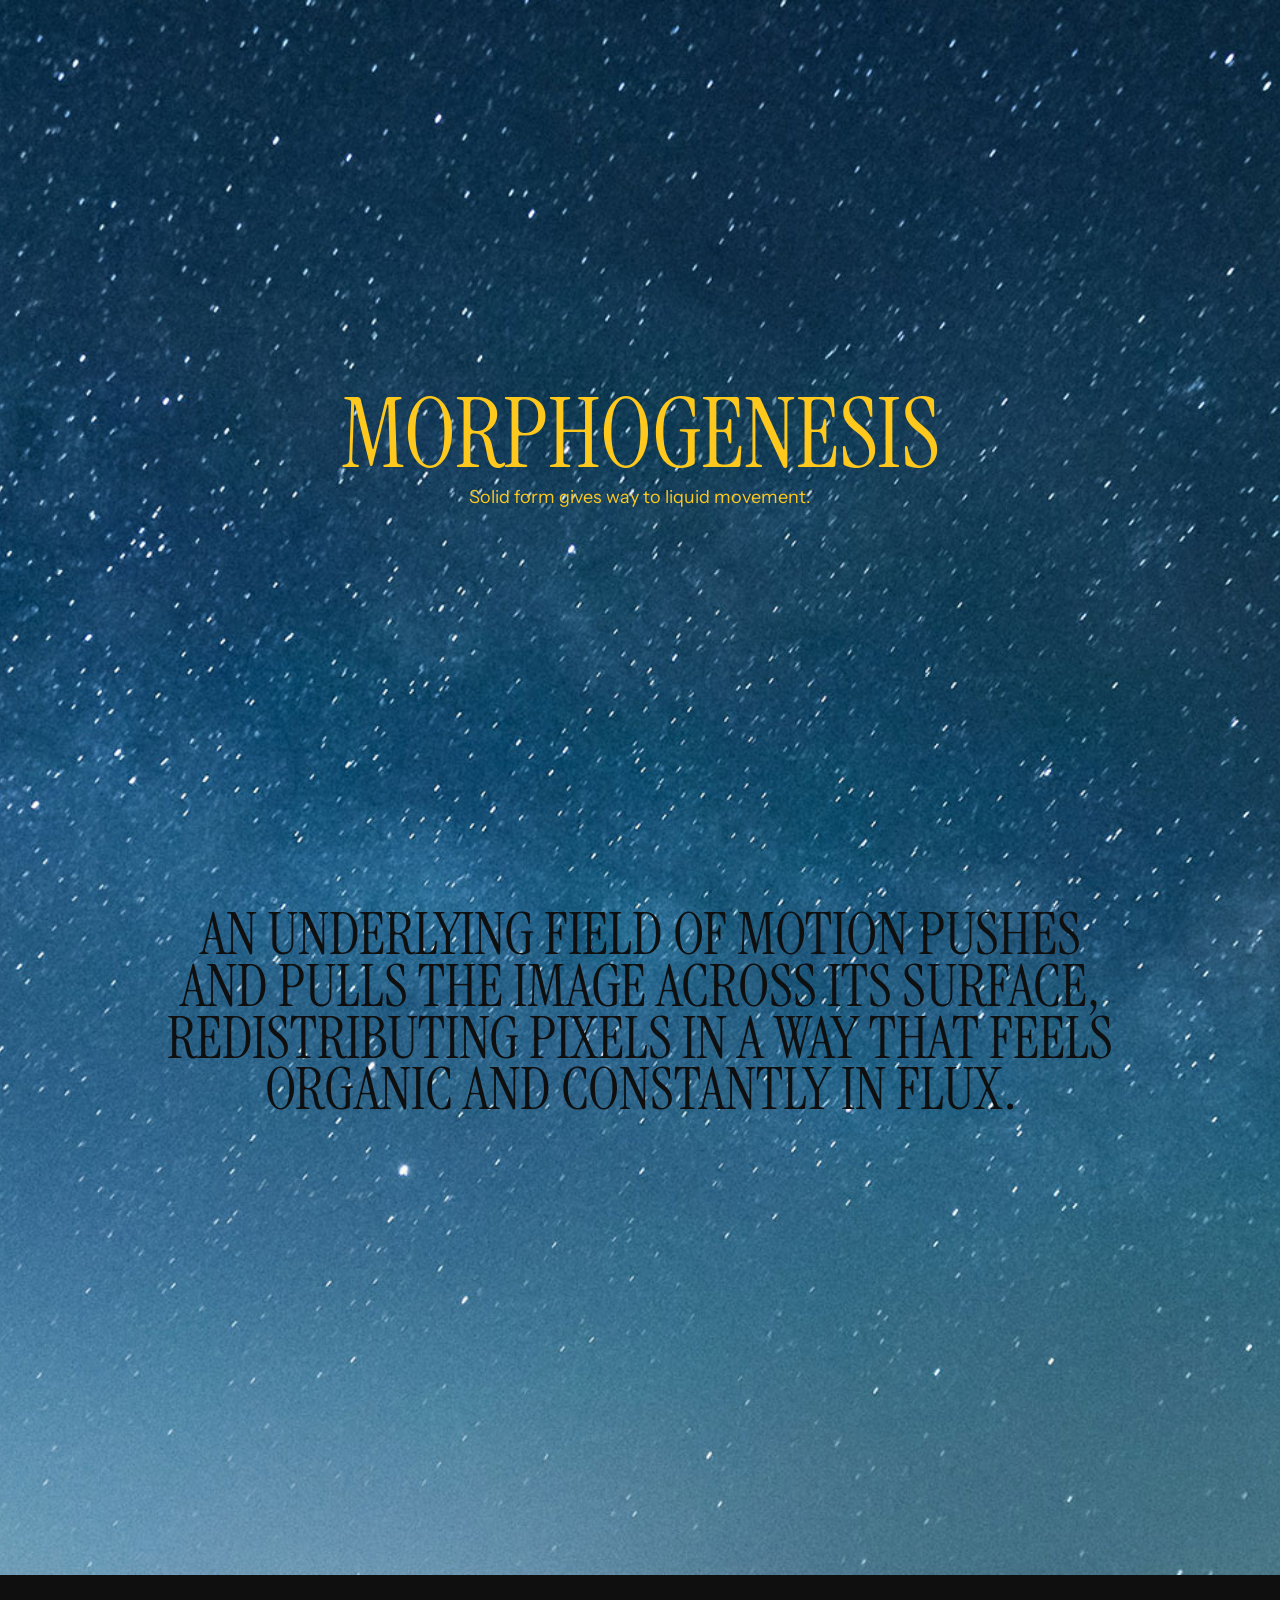
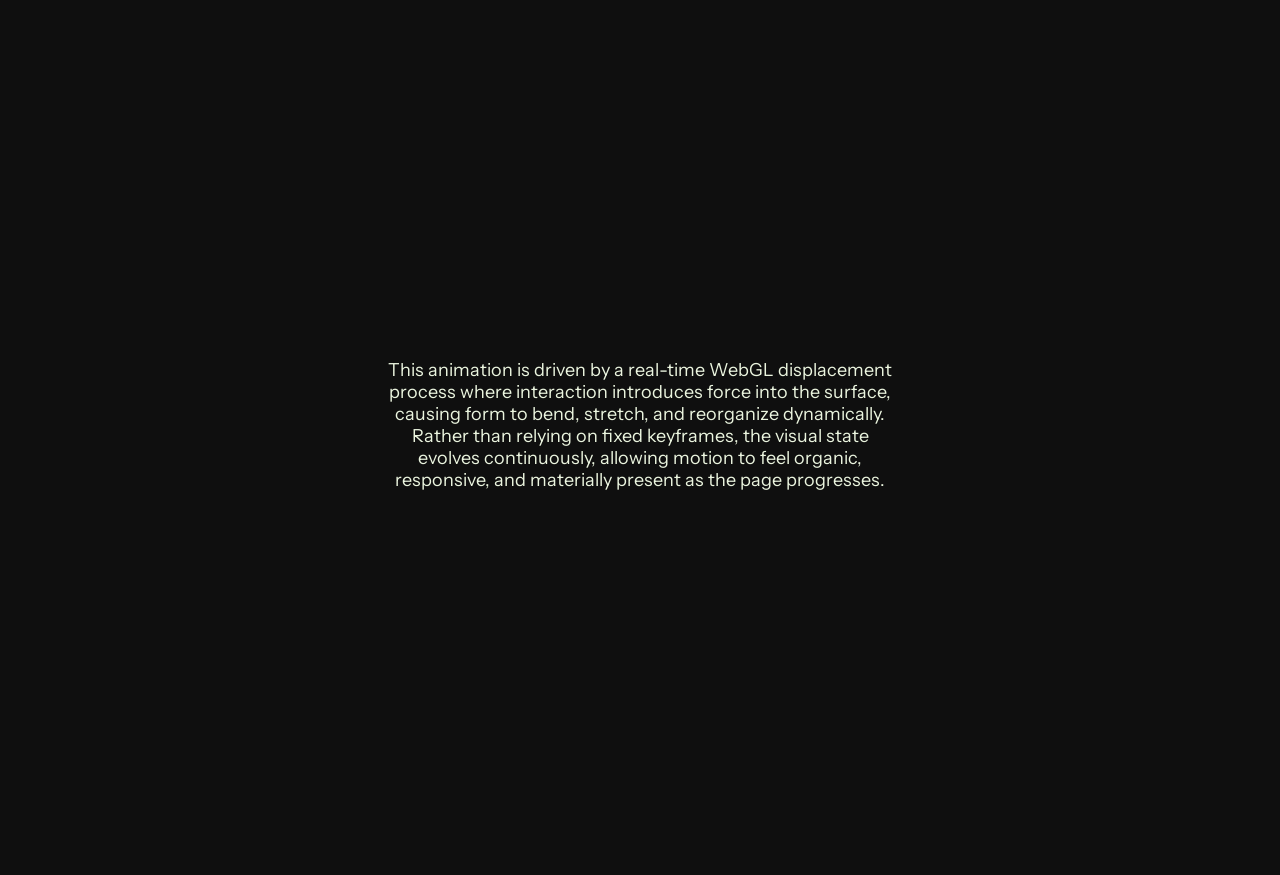
<file: 3D交互式页面滚动/index.html>
<!DOCTYPE html>
<html lang="en">
<head>
    <meta charset="UTF-8" />
    <meta name="viewport" content="width=device-width, initial-scale=1.0" />
    <title>IronHill Scroll Animation | Codegrid</title>
    <link rel="stylesheet" href="styles.css" />
</head>
<body>
    <section class="hero">
        <div class="hero-img">
            <img src="./bg.jpg" alt="" />
        </div>
        <div class="hero-header">
            <h1>Morphogenesis</h1>
            <p>Solid form gives way to liquid movement.</p>
        </div>
        <canvas class="hero-canvas"></canvas>
    
        <div class="hero-content">
            <h2>
                An underlying field of motion pushes and pulls the image across its
                surface, redistributing pixels in a way that feels organic and
                constantly in flux.
            </h2>
        </div>
    </section>
    
    <section class="about">
        <p>
            This animation is driven by a real-time WebGL displacement process where
            interaction introduces force into the surface, causing form to bend,
            stretch, and reorganize dynamically. Rather than relying on fixed
            keyframes, the visual state evolves continuously, allowing motion to
            feel organic, responsive, and materially present as the page
            progresses.
        </p>
    </section>


    <script type="module" src="./script.js"></script>
</body>
</html>
</file>
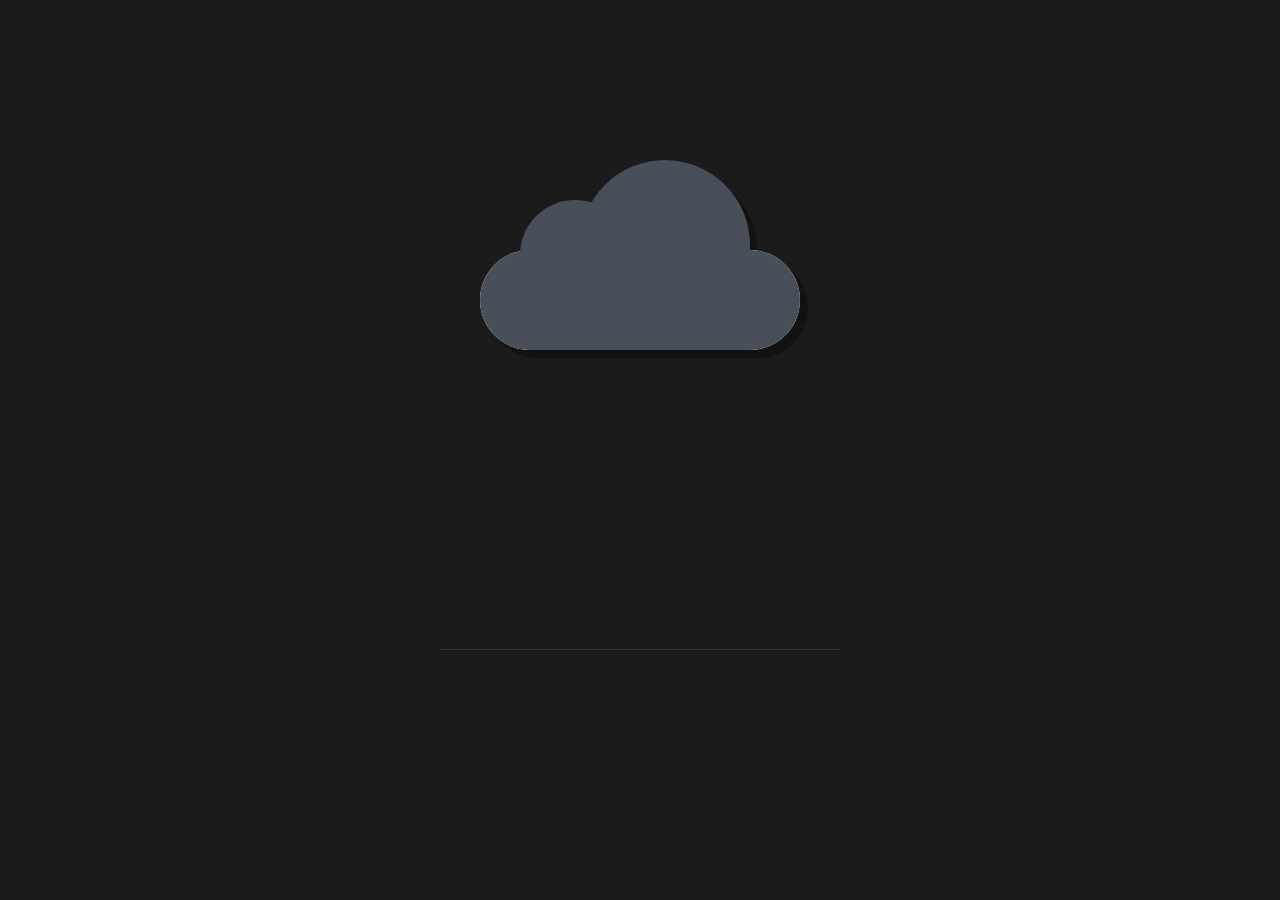
<file: 动态云雨/index.html>
<!DOCTYPE html>
<html lang="en">
<head>
    <meta charset="UTF-8">
    <meta name="viewport" content="width=device-width, initial-scale=1.0">
    <title>Cloud & Rain Animation</title>
    <link rel="stylesheet" href="./style.css">
</head>
<body>
    <div class="container">
        <div class="cloud"></div>
    </div>
    <script>
        function rain(){
            let cloud = document.querySelector('.cloud');
            let e = document.createElement('div');
            let left = Math.floor(Math.random() * 320);
            let width = Math.random() * 3;
            let height = Math.random() * 30;
            let duration = Math.random() * 0.5;

            e.classList.add('drop');
            cloud.appendChild(e);
            e.style.left = left + 'px';
            e.style.width = 0.5+ width + 'px';
            e.style.height = 0.5+ height + 'px';
            e.style.animationDuration = 1 + duration + 's';

            setTimeout(() => {
                cloud.removeChild(e)
            },2000)
        }

        setInterval(() => {
            rain()
        },30);
    </script>
</body>
</html>
</file>
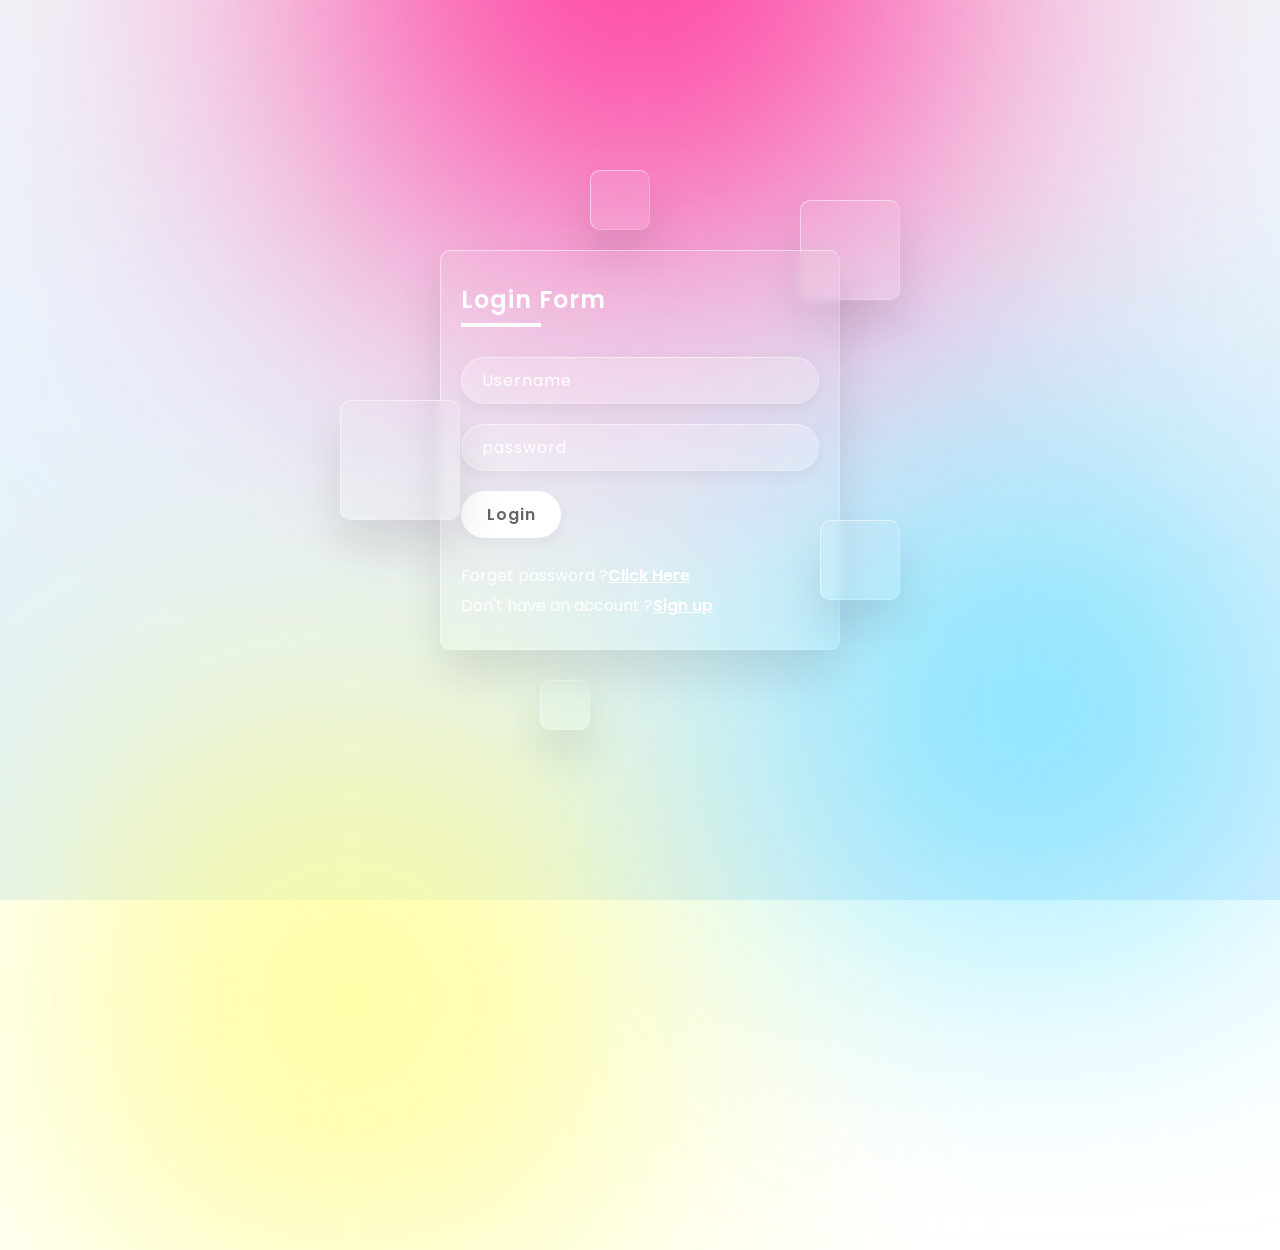
<file: 磨砂质感登录界面/index.html>
<!DOCTYPE html>
<html lang="en">
<head>
    <meta charset="UTF-8">
    <meta name="viewport" content="width=device-width, initial-scale=1.0">
    <title>Glassmorphism Login Form</title>
    <link rel="stylesheet" href="style.css">
</head>
<body>
    <section>
        <div class="color"></div>
        <div class="color"></div>
        <div class="color"></div>
        <div class="box">
            <div class="square" style="--i:0"></div>
            <div class="square" style="--i:1"></div>
            <div class="square" style="--i:2"></div>
            <div class="square" style="--i:3"></div>
            <div class="square" style="--i:4"></div>
            <div class="container">
                <div class="form">
                    <h2>Login Form</h2>
                    <form action="">
                        <div class="inputBox">
                            <input type="text" placeholder="Username">
                        </div>
                        <div class="inputBox">
                            <input type="password" placeholder="password">
                        </div>
                        <div class="inputBox">
                            <input type="submit" value="Login">
                        </div>
                        <p class="forget">Forget password ?<a href="#">Click Here</a></p>
                        <p class="forget">Don't have an account ?<a href="#">Sign up</a></p>
                    </form>
                </div>
            </div>
        </div>
    </section>
</body>
</html>
</file>
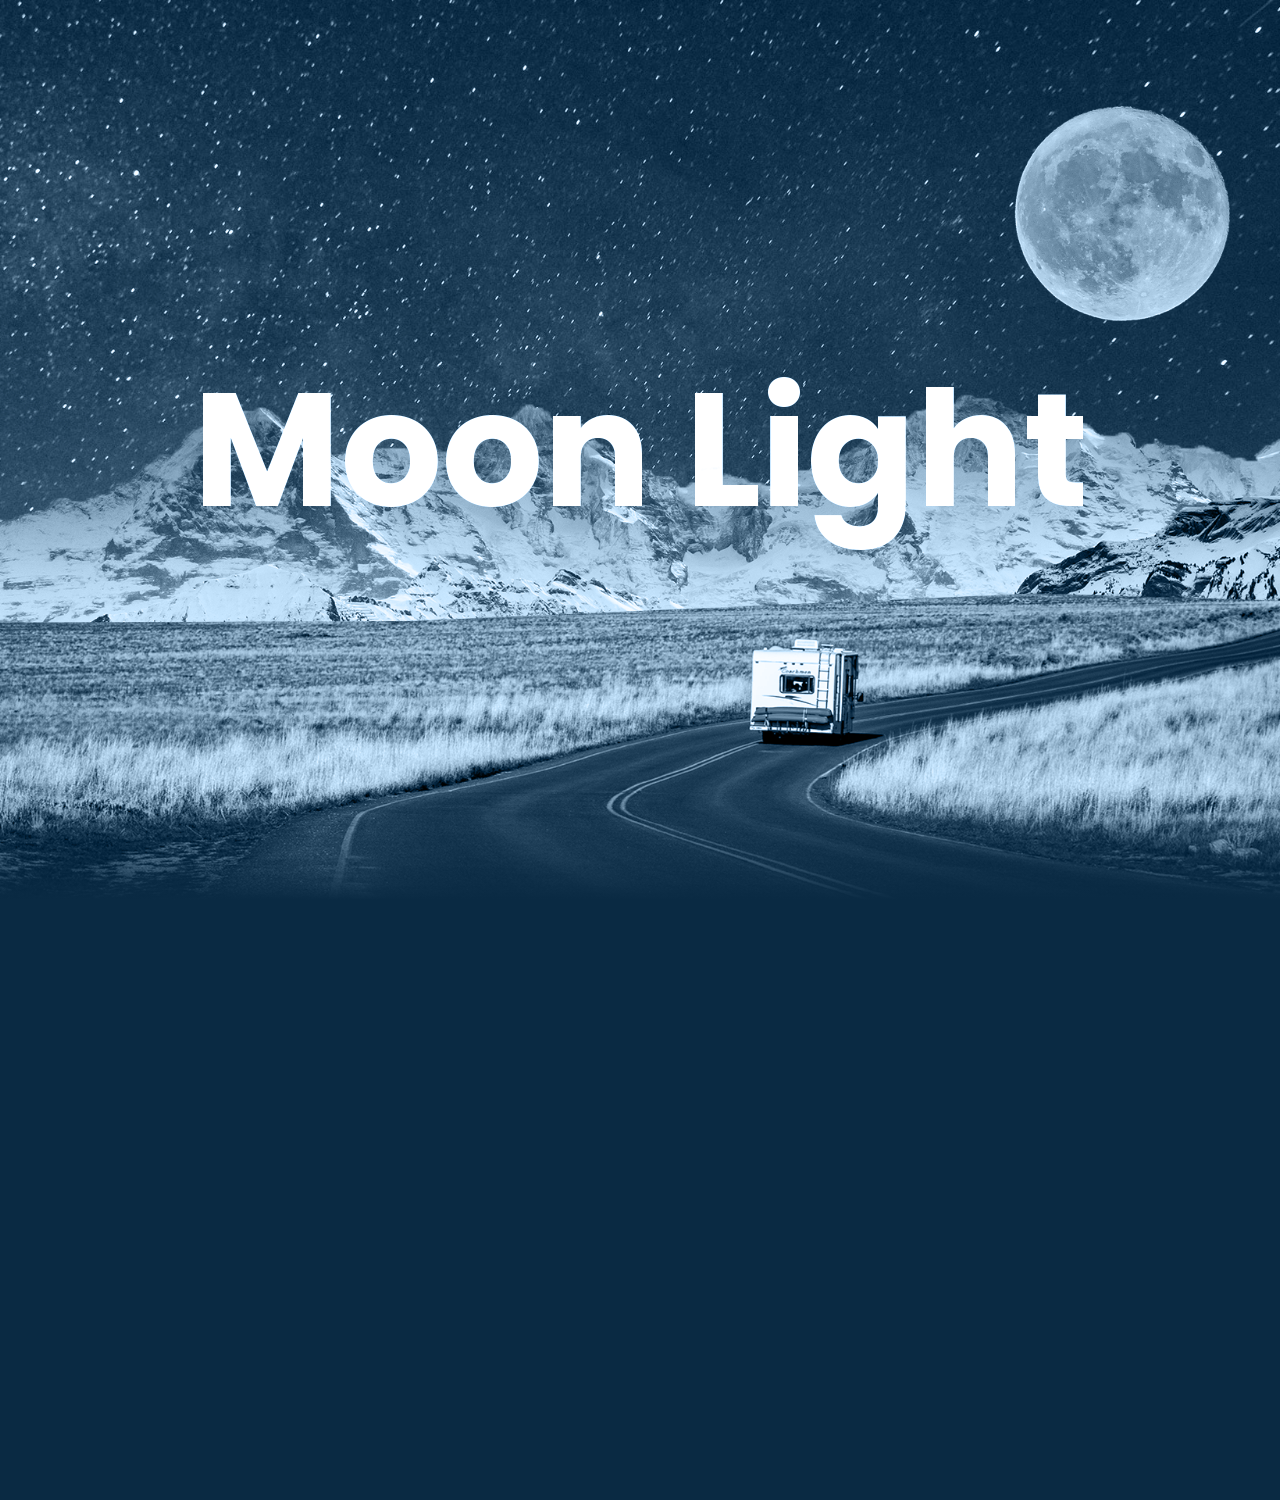
<file: 视差滚动/code/index.html>
<!DOCTYPE html>
<html lang="en">
<head>
    <meta charset="UTF-8">
    <meta name="viewport" content="width=device-width, initial-scale=1.0">
    <title>Moon Light Parallax Effects</title>
    <link rel="stylesheet" href="./style.css">
</head>
<body>
    <section>
        <img src="../images/bg.jpg" id="bg">
        <img src="../images/moon.png" id="moon">
        <img src="../images/mountain.png" id="mountain">
        <img src="../images/road.png" id="road">
        <h2 id="text">Moon Light</h2>
    </section>
    <script type="text/javascript">
        let bg = document.getElementById("bg");
        let moon = document.getElementById("moon");
        let mountain = document.getElementById("mountain");
        let road = document.getElementById("road");
        let text = document.getElementById("text");

        window.addEventListener('scroll',function(){
            var value = window.scrollY;

            bg.style.top = value * 0.5 + 'px';
            moon.style.left = -value * 0.5  + 'px';
            mountain.style.top = -value * 0.15  + 'px';
            road.style.top = value * 0.15  + 'px';
            text.style.top = value * 1  + 'px';
        })
    </script>
</body>
</html>
</file>
<file: 3D交互式页面滚动/styles.css>
@import url("https://fonts.googleapis.com/css2?family=Instrument+Sans:ital,wght@0,400..700;1,400..700&family=Instrument+Serif:ital@0;1&display=swap");
:root {
  --base-100: #ebf5df;
  --base-200: #fec81d;
  --base-300: #0f0f0f;
}
* {
  margin: 0;
  padding: 0;
  box-sizing: border-box;
}
img {
  width: 100%;
  height: 100%;
  object-fit: cover;
}
h1, h2 {
    text-transform: uppercase;
    font-family: "Instrument Serif", sans-serif;
    font-weight: 500;
    line-height: 0.9;
}
h1 {
    font-size: clamp(4rem, 7.5vw, 10rem);
}
h2 {
    font-size: clamp(2.5rem, 4.5vw, 5rem);
}
p {
    font-family: "Instrument Sans", sans-serif;
    font-size: 1.125rem;
    font-weight: 400;
}
.hero {
    position: relative;
    width: 100%;
    height: 175svh;
    color: var(--base-200);
    overflow: hidden;
}
.hero-img {
    position: absolute;
    width: 100%;
    height: 100%;
}
.hero-header {
    position: absolute;
    width: 100%;
    height: 100svh;
    display: flex;
    flex-direction: column;
    justify-content: center;
    align-items: center;
    gap: 0.5rem;
    text-align: center;
}
.hero-header p {
    width: 75%;
}
.hero-canvas {
    position: absolute;
    bottom: 0;
    width: 100%;
    height: 100%;
    pointer-events: none;
}

.hero-content {
    position: absolute;
    bottom: 0;
    width: 100%;
    height: 125svh;
    display: flex;
    justify-content: center;
    align-items: center;
    text-align: center;
}
.hero-content h2 {
    width: 75%;
    color: var(--base-300);
}
.about {
    position: relative;
    width: 100%;
    height: 100svh;
    display: flex;
    justify-content: center;
    align-items: center;
    background-color: var(--base-300);
    color: var(--base-100);
}
.about p {
    width: 40%;
    text-align: center;
}
@media (max-width: 1000px) {
    .hero-content h2,
    .about p {
        width: calc(100% - 4rem);
    }
}
</file>
<file: 动态云雨/style.css>
*
{
    margin: 0;
    padding: 0;
    box-sizing: border-box;
}
body
{
    display: flex;
    justify-content: center;
    align-items: center;
    min-height: 100vh;
    background: #1b1b1b;
}
.container
{
    position: relative;
    width: 400px;
    height: 400px;
    display: flex;
    justify-content: center;
    border-bottom: 1px solid rgba(255, 255, 255, 0.1);
}
.container .cloud
{
    position: relative;
    width: 320px;
    height: 100px;
    background: #fff;
    border-radius: 100px;
    filter: drop-shadow(8px 8px 0 #0005);
    animation: animateCloud 2s steps(1) infinite;
}
@keyframes animateCloud
{
    0%
    {
        filter: drop-shadow(8px 8px 0 #0001) drop-shadow(0 0 0 #fff)
        brightness(1);
    }
    95%
    {
        filter: drop-shadow(8px 8px 0 #0001) drop-shadow(0 0 50px #fff5)
        brightness(10);
    }
}
.container .cloud::before
{
    content: '';
    position: absolute;
    top: -50px;
    left: 40px;
    width: 110px;
    height: 110px;
    border-radius: 50%;
    background: #484f59;
    box-shadow: 90px -10px 0 30px #484f59;
}
.container .cloud::after
{
    content: '';
    position: absolute;
    inset: 0;
    background: #484f59;
    border-radius: 100px;
}

.container .cloud .drop
{
    position: absolute;
    top: 40px;
    background: #05a2eb;
    width: 2px;
    height: 10px;
    transform-origin: bottom;
    animation: animate 2s linear infinite;
}
@keyframes animate
{
    0%
    {
        transform: translateY(0) scaleY(1);
    }
    70%
    {
        transform: translateY(330px) scaleY(1);
    }
    80%
    {
        transform: translateY(330px) scaleY(0.2);
    }
    100%
    {
        transform: translateY(330px) scaleY(0.2) scaleX(15);
    }
}
</file>
<file: 磨砂质感登录界面/style.css>
@import url('https://fonts.googleapis.com/css?family=Poppins:200,300,400,500,600,700,800,900&display=swap');
*{
    margin: 0;
    padding: 0;
    box-sizing: border-box;
    font-family: 'Poppins',sans-serif;
}
body{
    overflow: hidden;
}
section{
    display: flex;
    justify-content: center;
    align-items: center;
    min-height: 100vh;
    background: linear-gradient(to bottom,#f1f4f9, #dff1ff);
}
section .color{
    position: absolute;
    filter: blur(150px);
}
section .color:nth-child(1){
    top: -350px;
    width: 600px;
    height: 600px;
    background: #ff359b;
}
section .color:nth-child(2){
    bottom: -350px;
    left: 100px;
    width: 500px;
    height: 500px;
    background: #fffd87;
}
section .color:nth-child(3){
    bottom: 50px;
    right: 100px;
    width: 300px;
    height: 300px;
    background: #00d2ff;
}
.box{
    position: relative;
}
.box .square{
    position: absolute;
    backdrop-filter: blur(5px);
    box-shadow: 0 25px 45px rgba(0,0,0,0.1);
    border: 1px solid rgba(255, 255, 255, 0.5);
    border-right: 1px solid rgba(255, 255, 255, 0.2);
    border-bottom: 1px solid rgba(255, 255, 255, 0.2);
    background: rgba(244,255,255,0.1);
    border-radius: 10px;
    animation: animate 10s linear infinite;
    animation-delay: calc(-1s * var(--i));
}
@keyframes animate{
    0%,100%{
        transform: translateY(-40px);
    }
    50%{
        transform: translateY(40px);
    }
}
.box .square:nth-child(1){
    top: -50px;
    right: -60px;
    width: 100px;
    height: 100px;
}
.box .square:nth-child(2){
    top: 150px;
    left: -100px;
    width: 120px;
    height: 120px;
    z-index: 2;
}
.box .square:nth-child(3){
    bottom: 50px;
    right: -60px;
    width: 80px;
    height: 80px;
    z-index: 2;
}
.box .square:nth-child(4){
    bottom: -80px;
    left: 100px;
    width: 50px;
    height: 50px;
}
.box .square:nth-child(5){
    top: -80px;
    left: 150px;
    width: 60px;
    height: 60px;
}
.container{
    position: relative;
    width: 400px;
    min-height: 400px;
    background: rgba(244,255,255,0.1);
    border-radius: 10px;
    display: flex;
    justify-content: center;
    align-items: center;
    backdrop-filter: blur(5px);
    box-shadow: 0 25px 45px rgba(0,0,0,0.1);
    border: 1px solid rgba(255, 255, 255, 0.5);
    border-right: 1px solid rgba(255, 255, 255, 0.2);
    border-bottom: 1px solid rgba(255, 255, 255, 0.2);
}
.from{
    position: relative;
    width: 100%;
    height: 100%;
    padding: 40px;
}
.form h2{
    position: relative;
    color: #fff;
    font-size: 24px;
    font-weight: 600;
    letter-spacing: 1px;
    margin-bottom: 40px;
}
.form h2::before{
    content: '';
    position: absolute;
    left: 0;
    bottom: -10px;
    width: 80px;
    height: 4px;
    background: #fff;
}
.form .inputBox{
    width: 100%;
    margin-top: 20px;
}
.form .inputBox input{
    width: 100%;
    background: rgba(255, 255, 255, 0.2);
    border: none;
    outline: none;
    padding: 10px 20px;
    border-radius: 35px;
    border: 1px solid rgba(255, 255, 255, 0.5);
    border-right: 1px solid rgba(255, 255, 255, 0.2);
    border-bottom: 1px solid rgba(255, 255, 255, 0.2);
    font-size: 16px;
    letter-spacing: 1px;
    /* color: #fff; */
    box-shadow: 0 5px 15px rgba(0,0,0,0.05);
}
.form .inputBox input::placeholder{
    color: #fff;
}
.form .inputBox input[type="submit"]{
    background: #fff;
    color: #666;
    max-width: 100px;
    cursor: pointer;
    margin-bottom: 20px;
    font-weight: 600;
}
.forget
{
    margin-top: 5px;
    color: #fff;
}
.forget a
{
    color: #fff;
    font-weight: 600;
}
</file>
<file: 视差滚动/code/style.css>
@import url('https://fonts.googleapis.com/css?family=Poppins:300,400,500,600,700,800,900&display=swap');
*
{
    margin: 0;
    padding: 0;
    font-family: 'Poppins', sans-serif;
}
body
{
    background: #0a2a43;
    min-height: 1500px;
}
section
{
    position: relative;
    width: 100%;
    height: 100vh;
    overflow: hidden;
    display: flex;
    justify-content: center;
    align-items: center;
}
section::before
{
    content: '';
    position: absolute;
    bottom: 0;
    width: 100%;
    height: 100px;
    background: linear-gradient(to top, #0a2a43, transparent);
    z-index: 3;
}
section::after
{
    content: '';
    position: absolute;
    top: 0;
    left: 0;
    width: 100%;
    height: 100%;
    background: #0a2a43;
    z-index: 3;
    mix-blend-mode: color;
}
section img
{
    position: absolute;
    top: 0;
    left: 0;
    width: 100%;
    height: 100%;
    object-fit: cover;
    pointer-events: none;
}
#text
{
    position: relative;
    color: #fff;
    font-size: 10em;
    z-index: 1;
}
#road
{
    z-index: 2;
}
</file>
